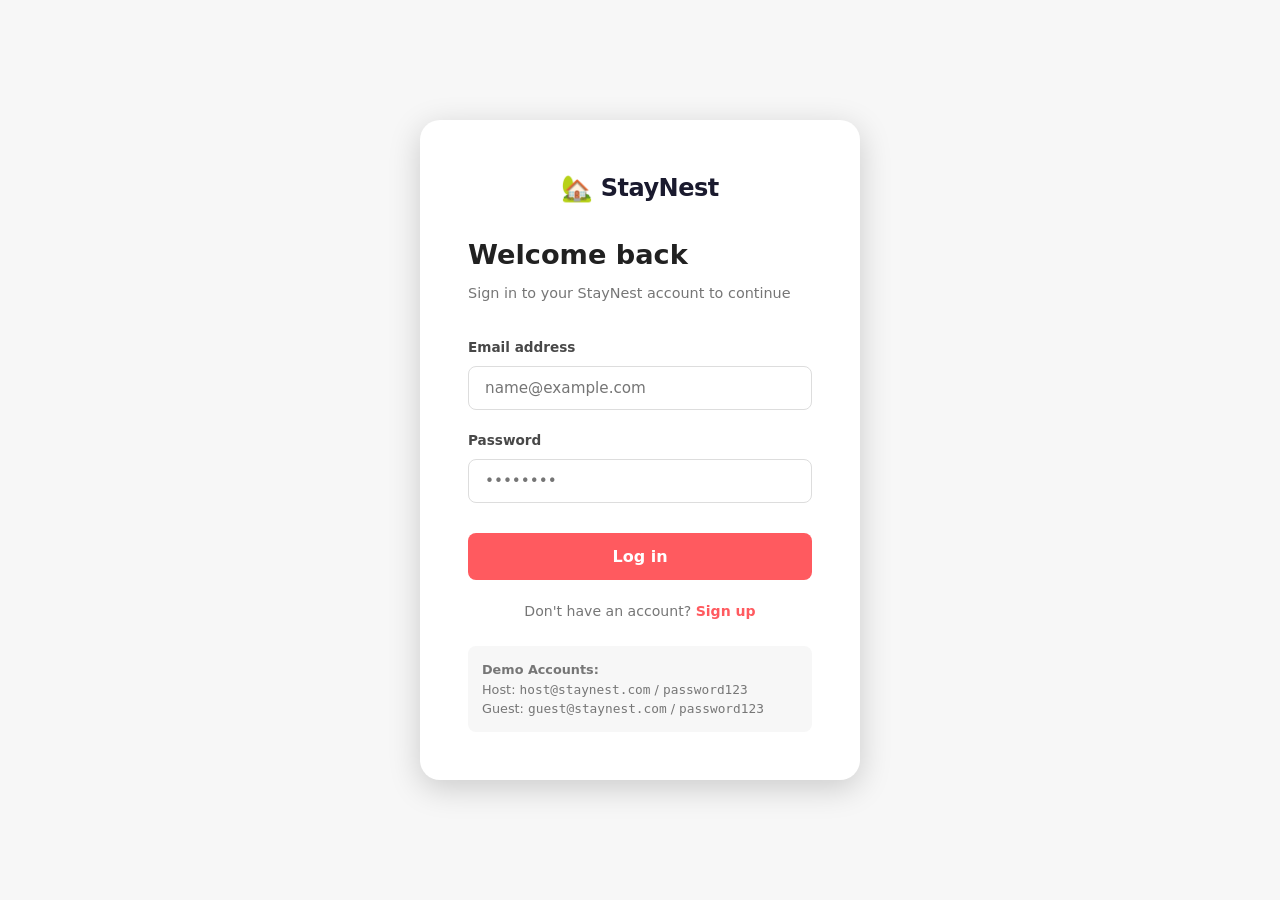
<file: staynest/frontend/login.html>
﻿<!DOCTYPE html>
<html lang="en">
<head>
  <meta charset="UTF-8">
  <meta name="viewport" content="width=device-width, initial-scale=1.0">
  <title>Log in — StayNest</title>
  <link rel="stylesheet" href="css/style.css">
</head>
<body class="form-page">

  <div class="form-card">
    <div style="text-align:center; margin-bottom: 24px;">
      <a href="index.html" class="logo" style="justify-content:center;">
        <span class="logo-icon">🏡</span>
        <span>Stay<strong>Nest</strong></span>
      </a>
    </div>

    <h1>Welcome back</h1>
    <p>Sign in to your StayNest account to continue</p>

    <form id="login-form">
      <div class="form-group">
        <label for="email">Email address</label>
        <input type="email" id="email" class="form-control" placeholder="name@example.com" required autocomplete="email">
        <div class="field-error" id="email-error"></div>
      </div>

      <div class="form-group">
        <label for="password">Password</label>
        <input type="password" id="password" class="form-control" placeholder="••••••••" required autocomplete="current-password">
        <div class="field-error" id="password-error"></div>
      </div>

      <button type="submit" id="btn-submit" class="btn btn-primary btn-block btn-lg" style="margin-top: 10px;">
        Log in
      </button>
    </form>

    <div class="form-footer">
      Don't have an account? <a href="register.html">Sign up</a>
    </div>

    <div style="margin-top: 24px; padding: 14px; background: var(--gray-100); border-radius: var(--radius-sm); font-size: 0.8rem; color: var(--gray-500); line-height: 1.5;">
      <strong>Demo Accounts:</strong><br>
      Host: <code>host@staynest.com</code> / <code>password123</code><br>
      Guest: <code>guest@staynest.com</code> / <code>password123</code>
    </div>
  </div>

  <script src="js/api.js"></script>
  <script src="js/auth.js"></script>
  <script src="js/main.js"></script>
  <script>
    document.addEventListener('DOMContentLoaded', () => {
      // If already logged in, redirect home
      if (isLoggedIn()) {
        window.location.href = 'index.html';
        return;
      }

      const form = document.getElementById('login-form');
      form.addEventListener('submit', async (e) => {
        e.preventDefault();
        const btn = document.getElementById('btn-submit');
        const email = document.getElementById('email').value.trim();
        const password = document.getElementById('password').value;

        btn.disabled = true;
        btn.textContent = 'Logging in...';

        try {
          const res = await AuthAPI.login({ email, password });
          saveSession(res.token, res.user);
          showToast('Welcome back, ' + res.user.name + '! 👋', 'success');
          
          // Check if return URL is set
          const params = new URLSearchParams(window.location.search);
          const redirect = params.get('redirect') || 'index.html';
          setTimeout(() => {
            window.location.href = redirect;
          }, 1000);
        } catch (err) {
          showToast(err.message || 'Login failed. Please try again.', 'error');
          btn.disabled = false;
          btn.textContent = 'Log in';
        }
      });
    });
  </script>
</body>
</html>
</file>
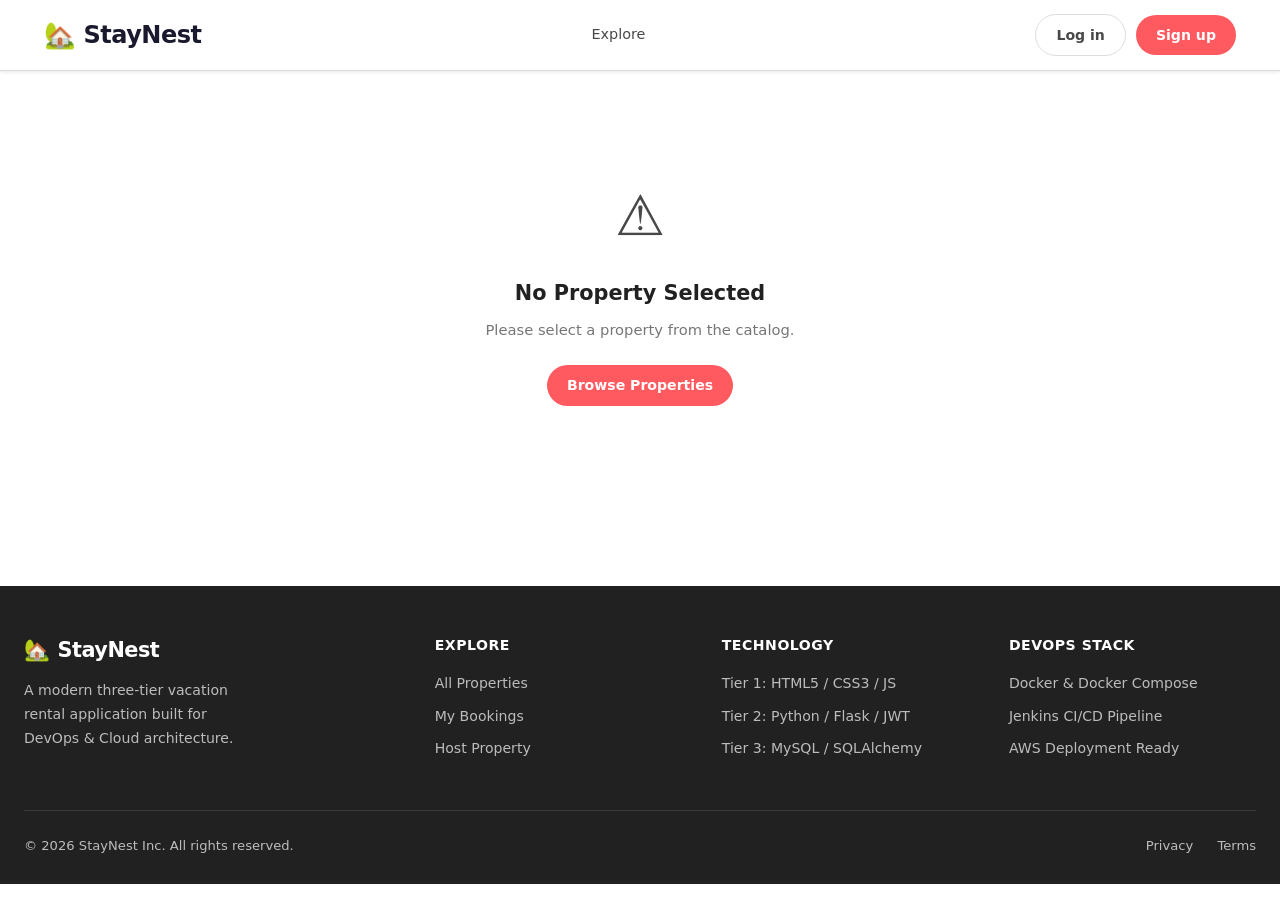
<file: staynest/frontend/property.html>
﻿<!DOCTYPE html>
<html lang="en">
<head>
  <meta charset="UTF-8">
  <meta name="viewport" content="width=device-width, initial-scale=1.0">
  <title>Property Details — StayNest</title>
  <link rel="stylesheet" href="css/style.css">
</head>
<body>

  <!-- Navigation Bar -->
  <nav class="navbar">
    <div class="nav-inner">
      <a href="index.html" class="logo">
        <span class="logo-icon">🏡</span>
        <span>Stay<strong>Nest</strong></span>
      </a>

      <div class="nav-links">
        <a href="index.html">Explore</a>
        <a href="host.html" id="nav-host-link" style="display:none;">Host Dashboard</a>
      </div>

      <div class="nav-actions">
        <a href="login.html" id="nav-login" class="btn btn-outline">Log in</a>
        <a href="register.html" id="nav-register" class="btn btn-primary">Sign up</a>

        <div class="user-menu" id="nav-user-menu" style="display:none;">
          <button class="user-avatar" id="nav-user-initial" onclick="toggleDropdown()">U</button>
          <div class="user-dropdown" id="user-dropdown">
            <div class="user-dropdown-header">
              <strong id="drop-name">User</strong>
              <small id="drop-email">user@example.com</small>
            </div>
            <a href="booking.html" class="dropdown-item">📅 My Bookings</a>
            <a href="host.html" class="dropdown-item">🏠 Host a Property</a>
            <button class="dropdown-item danger" id="btn-logout">🚪 Log out</button>
          </div>
        </div>
      </div>
    </div>
  </nav>

  <!-- Main Details Page -->
  <main class="detail-page" id="property-container">
    <div class="loading-spinner">
      <div class="spinner"></div>
      <span>Loading property details from database...</span>
    </div>
  </main>

  <!-- Footer -->
  <footer>
    <div class="footer-inner">
      <div class="footer-top">
        <div class="footer-brand">
          <div class="logo">🏡 <span>Stay<strong>Nest</strong></span></div>
          <p>A modern three-tier vacation rental application built for DevOps & Cloud architecture.</p>
        </div>
        <div class="footer-col">
          <h4>Explore</h4>
          <a href="index.html">All Properties</a>
          <a href="booking.html">My Bookings</a>
          <a href="host.html">Host Property</a>
        </div>
        <div class="footer-col">
          <h4>Technology</h4>
          <a href="#">Tier 1: HTML5 / CSS3 / JS</a>
          <a href="#">Tier 2: Python / Flask / JWT</a>
          <a href="#">Tier 3: MySQL / SQLAlchemy</a>
        </div>
        <div class="footer-col">
          <h4>DevOps Stack</h4>
          <a href="#">Docker & Docker Compose</a>
          <a href="#">Jenkins CI/CD Pipeline</a>
          <a href="#">AWS Deployment Ready</a>
        </div>
      </div>
      <div class="footer-bottom">
        <div>&copy; 2026 StayNest Inc. All rights reserved.</div>
        <div>
          <a href="#">Privacy</a>
          <a href="#">Terms</a>
        </div>
      </div>
    </div>
  </footer>

  <script src="js/api.js"></script>
  <script src="js/auth.js"></script>
  <script src="js/main.js"></script>
  <script>
    let currentProperty = null;

    async function initPropertyDetails() {
      const container = document.getElementById('property-container');
      const params = new URLSearchParams(window.location.search);
      const id = params.get('id');

      if (!id) {
        container.innerHTML = `
          <div class="empty-state">
            <div class="empty-icon">⚠️</div>
            <h3>No Property Selected</h3>
            <p>Please select a property from the catalog.</p>
            <a href="index.html" class="btn btn-primary">Browse Properties</a>
          </div>`;
        return;
      }

      try {
        currentProperty = await PropertyAPI.get(id);
        renderDetails(currentProperty);
      } catch (err) {
        container.innerHTML = `
          <div class="empty-state">
            <div class="empty-icon">❌</div>
            <h3>Property Not Found</h3>
            <p>${err.message || 'Unable to retrieve property information.'}</p>
            <a href="index.html" class="btn btn-primary">Return Home</a>
          </div>`;
      }
    }

    function renderDetails(p) {
      const container = document.getElementById('property-container');
      
      // Default dates: tomorrow and 3 days from now
      const today = new Date();
      const checkinDate = new Date(today);
      checkinDate.setDate(today.getDate() + 1);
      const checkoutDate = new Date(today);
      checkoutDate.setDate(today.getDate() + 4);

      const checkinStr = checkinDate.toISOString().split('T')[0];
      const checkoutStr = checkoutDate.toISOString().split('T')[0];
      const minDateStr = today.toISOString().split('T')[0];

      // Build guest options
      let guestOptions = '';
      for (let i = 1; i <= (p.guests || 2); i++) {
        guestOptions += `<option value="${i}">${i} guest${i > 1 ? 's' : ''}</option>`;
      }

      container.innerHTML = `
        <div class="detail-breadcrumb">
          <a href="index.html">Properties</a> / <span>${p.name}</span>
        </div>

        <h1 class="detail-title">${p.name}</h1>
        <div class="detail-location">📍 ${p.location}</div>

        <img src="${p.image_url || 'https://images.unsplash.com/photo-1564013799919-ab600027ffc6?w=1200&q=80'}" 
             alt="${p.name}" 
             class="detail-hero-img"
             onerror="this.src='https://images.unsplash.com/photo-1564013799919-ab600027ffc6?w=1200&q=80'">

        <div class="detail-grid">
          <div class="detail-info">
            <h2>About this place</h2>
            <div class="detail-stats">
              <div class="detail-stat">
                <span class="stat-val">${p.bedrooms}</span>
                <span class="stat-lbl">Bedrooms</span>
              </div>
              <div class="detail-stat">
                <span class="stat-val">${p.guests}</span>
                <span class="stat-lbl">Max Guests</span>
              </div>
              <div class="detail-stat">
                <span class="stat-val">⭐ 4.9</span>
                <span class="stat-lbl">Rating</span>
              </div>
            </div>

            <div class="detail-desc">${p.description || 'Welcome to this wonderful stay. Perfectly equipped with modern comforts to ensure a delightful stay.'}</div>

            <div style="margin-top: 36px; padding: 24px; background: var(--gray-100); border-radius: var(--radius);">
              <h3 style="font-size: 1.1rem; margin-bottom: 12px; color: var(--gray-900);">What this place offers</h3>
              <div style="display: grid; grid-template-columns: 1fr 1fr; gap: 12px; font-size: 0.9rem;">
                <div>📶 High-speed Wi-Fi</div>
                <div>❄️ Air conditioning</div>
                <div>🍳 Fully equipped kitchen</div>
                <div>🚗 Free parking on premises</div>
                <div>🏊 Swimming access</div>
                <div>🔒 24/7 Self check-in</div>
              </div>
            </div>
          </div>

          <!-- Booking Widget -->
          <div class="booking-widget">
            <div class="widget-price">
              ${formatPrice(p.price)} <span>/ night</span>
            </div>

            <form id="booking-form">
              <div class="widget-dates">
                <div class="widget-date">
                  <label for="book-checkin">Check-in</label>
                  <input type="date" id="book-checkin" value="${checkinStr}" min="${minDateStr}" required>
                </div>
                <div class="widget-date">
                  <label for="book-checkout">Check-out</label>
                  <input type="date" id="book-checkout" value="${checkoutStr}" min="${checkinStr}" required>
                </div>
              </div>

              <div class="widget-guests">
                <label for="book-guests">Guests</label>
                <select id="book-guests">
                  ${guestOptions}
                </select>
              </div>

              <div class="widget-summary">
                <div class="widget-row">
                  <span id="price-calc-label">${formatPrice(p.price)} × 3 nights</span>
                  <span id="price-calc-subtotal">${formatPrice(p.price * 3)}</span>
                </div>
                <div class="widget-row">
                  <span>Service fee (included)</span>
                  <span>₹0</span>
                </div>
                <div class="widget-row total">
                  <span>Total before taxes</span>
                  <span id="price-calc-total">${formatPrice(p.price * 3)}</span>
                </div>
              </div>

              <button type="submit" id="btn-book" class="btn btn-primary btn-block btn-lg">
                Reserve Now
              </button>
            </form>

            <div class="widget-host">
              <div class="host-avatar">${(p.host_name || 'H').charAt(0).toUpperCase()}</div>
              <div class="host-info">
                <div class="host-name">Hosted by ${p.host_name || 'StayNest Host'}</div>
                <div class="host-label">Verified Superhost</div>
              </div>
            </div>
          </div>
        </div>
      `;

      // Attach dynamic calculation listeners
      const inInput = document.getElementById('book-checkin');
      const outInput = document.getElementById('book-checkout');
      const bForm = document.getElementById('booking-form');

      const updateCalculations = () => {
        const nights = nightsBetween(inInput.value, outInput.value);
        if (nights > 0) {
          const total = nights * p.price;
          document.getElementById('price-calc-label').textContent = `${formatPrice(p.price)} × ${nights} night${nights > 1 ? 's' : ''}`;
          document.getElementById('price-calc-subtotal').textContent = formatPrice(total);
          document.getElementById('price-calc-total').textContent = formatPrice(total);
          document.getElementById('btn-book').disabled = false;
        } else {
          document.getElementById('price-calc-label').textContent = 'Invalid dates';
          document.getElementById('price-calc-subtotal').textContent = '₹0';
          document.getElementById('price-calc-total').textContent = '₹0';
          document.getElementById('btn-book').disabled = true;
        }
      };

      inInput.addEventListener('change', () => {
        outInput.min = inInput.value;
        if (outInput.value <= inInput.value) {
          const nextDay = new Date(inInput.value);
          nextDay.setDate(nextDay.getDate() + 1);
          outInput.value = nextDay.toISOString().split('T')[0];
        }
        updateCalculations();
      });

      outInput.addEventListener('change', updateCalculations);

      // Handle booking submission
      bForm.addEventListener('submit', async (e) => {
        e.preventDefault();

        if (!isLoggedIn()) {
          showToast('Please log in to make a booking', 'warning');
          setTimeout(() => {
            window.location.href = `login.html?redirect=property.html?id=${p.id}`;
          }, 1200);
          return;
        }

        const btn = document.getElementById('btn-book');
        btn.disabled = true;
        btn.textContent = 'Processing reservation...';

        const payload = {
          property_id: p.id,
          check_in: inInput.value,
          check_out: outInput.value,
          guests: parseInt(document.getElementById('book-guests').value)
        };

        try {
          await BookingAPI.create(payload);
          showToast('Booking confirmed! 🎉 Pack your bags!', 'success');
          setTimeout(() => {
            window.location.href = 'booking.html';
          }, 1500);
        } catch (err) {
          showToast(err.message || 'Failed to complete booking', 'error');
          btn.disabled = false;
          btn.textContent = 'Reserve Now';
        }
      });
    }

    document.addEventListener('DOMContentLoaded', initPropertyDetails);
  </script>
</body>
</html>
</file>
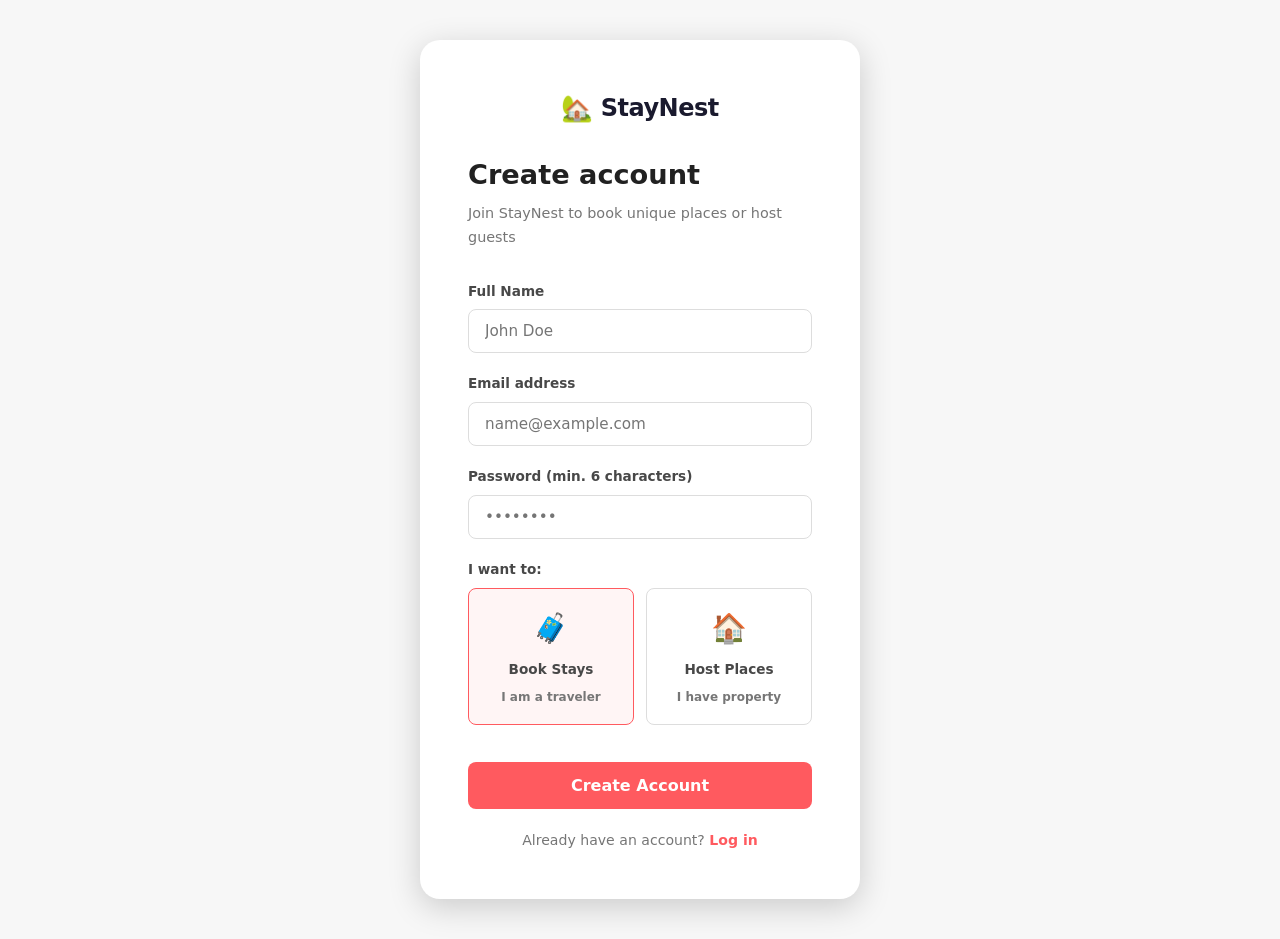
<file: staynest/frontend/register.html>
﻿<!DOCTYPE html>
<html lang="en">
<head>
  <meta charset="UTF-8">
  <meta name="viewport" content="width=device-width, initial-scale=1.0">
  <title>Sign up — StayNest</title>
  <link rel="stylesheet" href="css/style.css">
</head>
<body class="form-page">

  <div class="form-card">
    <div style="text-align:center; margin-bottom: 24px;">
      <a href="index.html" class="logo" style="justify-content:center;">
        <span class="logo-icon">🏡</span>
        <span>Stay<strong>Nest</strong></span>
      </a>
    </div>

    <h1>Create account</h1>
    <p>Join StayNest to book unique places or host guests</p>

    <form id="register-form">
      <div class="form-group">
        <label for="name">Full Name</label>
        <input type="text" id="name" class="form-control" placeholder="John Doe" required autocomplete="name">
      </div>

      <div class="form-group">
        <label for="email">Email address</label>
        <input type="email" id="email" class="form-control" placeholder="name@example.com" required autocomplete="email">
      </div>

      <div class="form-group">
        <label for="password">Password (min. 6 characters)</label>
        <input type="password" id="password" class="form-control" placeholder="••••••••" required minlength="6" autocomplete="new-password">
      </div>

      <div class="form-group">
        <label>I want to:</label>
        <div class="role-selector">
          <label>
            <input type="radio" name="role" value="guest" class="role-option" checked>
            <div class="role-label">
              <span class="role-icon">🧳</span>
              <span class="role-name">Book Stays</span>
              <span class="role-desc">I am a traveler</span>
            </div>
          </label>

          <label>
            <input type="radio" name="role" value="host" class="role-option">
            <div class="role-label">
              <span class="role-icon">🏠</span>
              <span class="role-name">Host Places</span>
              <span class="role-desc">I have property</span>
            </div>
          </label>
        </div>
      </div>

      <button type="submit" id="btn-submit" class="btn btn-primary btn-block btn-lg" style="margin-top: 10px;">
        Create Account
      </button>
    </form>

    <div class="form-footer">
      Already have an account? <a href="login.html">Log in</a>
    </div>
  </div>

  <script src="js/api.js"></script>
  <script src="js/auth.js"></script>
  <script src="js/main.js"></script>
  <script>
    document.addEventListener('DOMContentLoaded', () => {
      if (isLoggedIn()) {
        window.location.href = 'index.html';
        return;
      }

      const form = document.getElementById('register-form');
      form.addEventListener('submit', async (e) => {
        e.preventDefault();
        const btn = document.getElementById('btn-submit');
        const name = document.getElementById('name').value.trim();
        const email = document.getElementById('email').value.trim();
        const password = document.getElementById('password').value;
        const role = document.querySelector('input[name="role"]:checked')?.value || 'guest';

        if (password.length < 6) {
          showToast('Password must be at least 6 characters long', 'warning');
          return;
        }

        btn.disabled = true;
        btn.textContent = 'Creating account...';

        try {
          const res = await AuthAPI.register({ name, email, password, role });
          saveSession(res.token, res.user);
          showToast('Account created successfully! 🎉', 'success');
          setTimeout(() => {
            window.location.href = role === 'host' ? 'host.html' : 'index.html';
          }, 1200);
        } catch (err) {
          showToast(err.message || 'Registration failed', 'error');
          btn.disabled = false;
          btn.textContent = 'Create Account';
        }
      });
    });
  </script>
</body>
</html>
</file>
<file: staynest/frontend/css/style.css>
﻿/* ============================================================
   StayNest — Main Stylesheet
   Modern rental platform design — Pure CSS, no frameworks
   ============================================================ */

/* ─── Reset & Root ────────────────────────────────────────── */
*, *::before, *::after { box-sizing: border-box; margin: 0; padding: 0; }

:root {
  --primary:      #FF5A5F;
  --primary-dark: #E04146;
  --secondary:    #00A699;
  --dark:         #1A1A2E;
  --gray-900:     #212121;
  --gray-700:     #484848;
  --gray-500:     #767676;
  --gray-300:     #DDDDDD;
  --gray-100:     #F7F7F7;
  --white:        #FFFFFF;
  --shadow-sm:    0 1px 4px rgba(0,0,0,.10);
  --shadow-md:    0 4px 16px rgba(0,0,0,.12);
  --shadow-lg:    0 8px 32px rgba(0,0,0,.18);
  --radius:       12px;
  --radius-sm:    8px;
  --transition:   .22s ease;
  --font:         'Segoe UI', system-ui, -apple-system, sans-serif;
}

html { scroll-behavior: smooth; }

body {
  font-family: var(--font);
  color: var(--gray-700);
  background: var(--white);
  line-height: 1.6;
  min-height: 100vh;
}

a { color: inherit; text-decoration: none; }
img { max-width: 100%; display: block; }
button { cursor: pointer; font-family: var(--font); }
input, select, textarea { font-family: var(--font); }

/* ─── Navbar ──────────────────────────────────────────────── */
.navbar {
  position: sticky; top: 0; z-index: 1000;
  background: var(--white);
  border-bottom: 1px solid var(--gray-300);
  box-shadow: var(--shadow-sm);
}

.nav-inner {
  max-width: 1240px; margin: 0 auto; padding: 0 24px;
  height: 70px; display: flex; align-items: center; justify-content: space-between; gap: 16px;
}

.logo { display: flex; align-items: center; gap: 8px; font-size: 1.5rem; font-weight: 800; color: var(--primary); letter-spacing: -0.5px; }
.logo span { color: var(--dark); }
.logo-icon { font-size: 1.6rem; }

.nav-links { display: flex; align-items: center; gap: 4px; }
.nav-links a { padding: 8px 14px; border-radius: 24px; font-size: .9rem; font-weight: 500; color: var(--gray-700); transition: background var(--transition), color var(--transition); }
.nav-links a:hover { background: var(--gray-100); color: var(--gray-900); }

.nav-actions { display: flex; align-items: center; gap: 10px; }

.btn { display: inline-flex; align-items: center; gap: 6px; padding: 9px 20px; border-radius: 24px; font-size: .88rem; font-weight: 600; border: none; transition: all var(--transition); }
.btn-outline { border: 1.5px solid var(--gray-300); background: transparent; color: var(--gray-700); }
.btn-outline:hover { border-color: var(--gray-700); background: var(--gray-100); }
.btn-primary { background: var(--primary); color: var(--white); }
.btn-primary:hover { background: var(--primary-dark); transform: translateY(-1px); box-shadow: 0 4px 12px rgba(255,90,95,.35); }
.btn-secondary { background: var(--secondary); color: var(--white); }
.btn-secondary:hover { background: #008F83; }
.btn-dark { background: var(--dark); color: var(--white); }
.btn-dark:hover { background: #2a2a4a; }
.btn-lg { padding: 14px 32px; font-size: 1rem; border-radius: 30px; }
.btn-block { width: 100%; justify-content: center; border-radius: var(--radius-sm); }

.user-menu { position: relative; }
.user-avatar { width: 40px; height: 40px; border-radius: 50%; background: var(--primary); color: var(--white); font-weight: 700; font-size: .9rem; border: none; display: flex; align-items: center; justify-content: center; transition: box-shadow var(--transition); }
.user-avatar:hover { box-shadow: 0 0 0 3px rgba(255,90,95,.3); }
.user-dropdown { position: absolute; top: calc(100% + 8px); right: 0; background: var(--white); border: 1px solid var(--gray-300); border-radius: var(--radius); box-shadow: var(--shadow-lg); min-width: 200px; overflow: hidden; display: none; }
.user-dropdown.open { display: block; }
.user-dropdown-header { padding: 16px; border-bottom: 1px solid var(--gray-300); }
.user-dropdown-header strong { display: block; font-size: .95rem; color: var(--gray-900); }
.user-dropdown-header small { color: var(--gray-500); font-size: .82rem; }
.dropdown-item { display: flex; align-items: center; gap: 10px; padding: 11px 16px; font-size: .88rem; color: var(--gray-700); transition: background var(--transition); border: none; background: none; width: 100%; text-align: left; }
.dropdown-item:hover { background: var(--gray-100); color: var(--gray-900); }
.dropdown-item.danger { color: var(--primary); }

/* ─── Hero ──────────────────────────────────────────────── */
.hero { position: relative; background: linear-gradient(135deg,#1A1A2E 0%,#16213E 50%,#0F3460 100%); padding: 100px 24px 120px; text-align: center; overflow: hidden; }
.hero::before { content:''; position:absolute; inset:0; background:url('https://images.unsplash.com/photo-1564013799919-ab600027ffc6?w=1600&q=60') center/cover no-repeat; opacity:.18; }
.hero-content { position:relative; z-index:1; max-width:700px; margin:0 auto; }
.hero-badge { display:inline-block; background:rgba(255,90,95,.2); border:1px solid rgba(255,90,95,.4); color:#ff8c8f; padding:6px 18px; border-radius:20px; font-size:.82rem; font-weight:600; letter-spacing:.5px; text-transform:uppercase; margin-bottom:20px; }
.hero h1 { font-size:clamp(2rem,5vw,3.4rem); font-weight:800; color:var(--white); line-height:1.15; letter-spacing:-1px; margin-bottom:16px; }
.hero h1 span { color:var(--primary); }
.hero p { font-size:1.1rem; color:rgba(255,255,255,.75); margin-bottom:40px; }

.search-box { background:var(--white); border-radius:60px; padding:8px 8px 8px 24px; display:flex; align-items:center; gap:0; box-shadow:var(--shadow-lg); max-width:600px; margin:0 auto; }
.search-box input { flex:1; border:none; outline:none; font-size:.95rem; color:var(--gray-900); background:transparent; min-width:0; }
.search-box input::placeholder { color:var(--gray-500); }
.search-btn { background:var(--primary); color:var(--white); border:none; border-radius:50px; padding:12px 24px; font-size:.95rem; font-weight:700; display:flex; align-items:center; gap:8px; transition:all var(--transition); flex-shrink:0; }
.search-btn:hover { background:var(--primary-dark); }

/* ─── Section Commons ──────────────────────────────────── */
.section { padding: 64px 24px; }
.section-alt { background: var(--gray-100); }
.section-header { max-width:1240px; margin:0 auto 36px; display:flex; align-items:flex-end; justify-content:space-between; gap:16px; }
.section-header h2 { font-size:1.8rem; font-weight:800; color:var(--gray-900); }
.section-header p { color:var(--gray-500); font-size:.92rem; margin-top:4px; }
.section-header a { font-size:.9rem; font-weight:600; color:var(--primary); white-space:nowrap; }
.section-header a:hover { text-decoration:underline; }

/* ─── Property Grid ──────────────────────────────────── */
.properties-grid { max-width:1240px; margin:0 auto; display:grid; grid-template-columns:repeat(auto-fill,minmax(280px,1fr)); gap:28px; }
.property-card { background:var(--white); border-radius:var(--radius); overflow:hidden; box-shadow:var(--shadow-sm); transition:transform var(--transition),box-shadow var(--transition); border:1px solid var(--gray-300); }
.property-card:hover { transform:translateY(-4px); box-shadow:var(--shadow-md); }
.card-image { position:relative; height:200px; overflow:hidden; background:var(--gray-300); }
.card-image img { width:100%; height:100%; object-fit:cover; transition:transform .4s ease; }
.property-card:hover .card-image img { transform:scale(1.05); }
.card-badge { position:absolute; top:12px; left:12px; background:var(--white); color:var(--gray-700); font-size:.75rem; font-weight:700; padding:4px 10px; border-radius:20px; box-shadow:var(--shadow-sm); text-transform:uppercase; letter-spacing:.4px; }
.card-body { padding:16px; }
.card-location { font-size:.8rem; color:var(--gray-500); font-weight:500; margin-bottom:6px; display:flex; align-items:center; gap:4px; }
.card-title { font-size:1rem; font-weight:700; color:var(--gray-900); margin-bottom:10px; line-height:1.3; }
.card-meta { display:flex; align-items:center; gap:12px; font-size:.82rem; color:var(--gray-500); margin-bottom:16px; }
.card-meta span { display:flex; align-items:center; gap:4px; }
.card-footer { display:flex; align-items:center; justify-content:space-between; }
.card-price { font-size:1.05rem; font-weight:800; color:var(--gray-900); }
.card-price span { font-size:.8rem; font-weight:400; color:var(--gray-500); }
.btn-card { background:var(--primary); color:var(--white); border:none; border-radius:20px; padding:7px 16px; font-size:.82rem; font-weight:600; transition:all var(--transition); }
.btn-card:hover { background:var(--primary-dark); }

.empty-state { text-align:center; padding:60px 24px; grid-column:1/-1; }
.empty-icon { font-size:3.5rem; margin-bottom:16px; }
.empty-state h3 { font-size:1.3rem; font-weight:700; color:var(--gray-900); margin-bottom:8px; }
.empty-state p { color:var(--gray-500); font-size:.92rem; margin-bottom:24px; }

/* ─── Destinations ──────────────────────────────────── */
.destinations-grid { max-width:1240px; margin:0 auto; display:grid; grid-template-columns:repeat(auto-fill,minmax(180px,1fr)); gap:16px; }
.dest-card { position:relative; border-radius:var(--radius); overflow:hidden; aspect-ratio:3/4; cursor:pointer; background:var(--gray-300); }
.dest-card img { width:100%; height:100%; object-fit:cover; transition:transform .4s ease; }
.dest-card:hover img { transform:scale(1.08); }
.dest-overlay { position:absolute; inset:0; background:linear-gradient(to top,rgba(0,0,0,.7) 0%,transparent 60%); display:flex; align-items:flex-end; padding:16px; flex-direction:column; }
.dest-name { color:var(--white); font-weight:700; font-size:.95rem; }
.dest-count { color:rgba(255,255,255,.75); font-size:.8rem; margin-top:2px; }

/* ─── CTA ────────────────────────────────────────────── */
.cta-section { max-width:1240px; margin:0 auto; background:linear-gradient(135deg,var(--dark) 0%,#0F3460 100%); border-radius:20px; padding:60px 48px; display:flex; align-items:center; justify-content:space-between; gap:40px; }
.cta-text h2 { font-size:1.8rem; font-weight:800; color:var(--white); margin-bottom:12px; }
.cta-text p { color:rgba(255,255,255,.7); font-size:1rem; max-width:440px; }

/* ─── Footer ─────────────────────────────────────────── */
footer { background:var(--gray-900); color:rgba(255,255,255,.7); padding:48px 24px 28px; margin-top:80px; }
.footer-inner { max-width:1240px; margin:0 auto; }
.footer-top { display:grid; grid-template-columns:1.5fr repeat(3,1fr); gap:40px; margin-bottom:40px; }
.footer-brand .logo { color:var(--primary); font-size:1.3rem; }
.footer-brand .logo span { color:var(--white); }
.footer-brand p { margin-top:12px; font-size:.88rem; line-height:1.7; max-width:240px; }
.footer-col h4 { color:var(--white); font-size:.88rem; font-weight:700; margin-bottom:16px; text-transform:uppercase; letter-spacing:.5px; }
.footer-col a { display:block; margin-bottom:10px; font-size:.88rem; transition:color var(--transition); }
.footer-col a:hover { color:var(--white); }
.footer-bottom { border-top:1px solid rgba(255,255,255,.1); padding-top:24px; display:flex; align-items:center; justify-content:space-between; font-size:.82rem; }
.footer-bottom a { margin-left:20px; }
.footer-bottom a:hover { color:var(--white); }

/* ─── Toast ──────────────────────────────────────────── */
#toast-container { position:fixed; top:80px; right:20px; z-index:9999; display:flex; flex-direction:column; gap:10px; pointer-events:none; }
.toast { background:var(--gray-900); color:var(--white); padding:14px 20px; border-radius:var(--radius-sm); font-size:.88rem; font-weight:500; box-shadow:var(--shadow-lg); display:flex; align-items:center; gap:10px; max-width:340px; pointer-events:auto; animation:toastIn .3s ease forwards; border-left:4px solid var(--secondary); }
.toast.error { border-color:var(--primary); }
.toast.success { border-color:var(--secondary); }
.toast.warning { border-color:#FFAE00; }
.toast.fade-out { animation:toastOut .3s ease forwards; }
@keyframes toastIn  { from{opacity:0;transform:translateX(40px)} to{opacity:1;transform:translateX(0)} }
@keyframes toastOut { from{opacity:1;transform:translateX(0)}    to{opacity:0;transform:translateX(40px)} }

/* ─── Forms ──────────────────────────────────────────── */
.form-page { min-height:100vh; display:flex; align-items:center; justify-content:center; padding:40px 24px; background:var(--gray-100); }
.form-card { background:var(--white); border-radius:20px; box-shadow:var(--shadow-lg); padding:48px; width:100%; max-width:440px; }
.form-card h1 { font-size:1.7rem; font-weight:800; color:var(--gray-900); margin-bottom:6px; }
.form-card p { color:var(--gray-500); font-size:.9rem; margin-bottom:32px; }
.form-group { margin-bottom:20px; }
.form-group label { display:block; font-size:.85rem; font-weight:600; color:var(--gray-700); margin-bottom:7px; }
.form-control { width:100%; padding:12px 16px; border:1.5px solid var(--gray-300); border-radius:var(--radius-sm); font-size:.95rem; color:var(--gray-900); outline:none; transition:border-color var(--transition),box-shadow var(--transition); background:var(--white); }
.form-control:focus { border-color:var(--primary); box-shadow:0 0 0 3px rgba(255,90,95,.15); }
.form-control.error-field { border-color:var(--primary); }
.field-error { color:var(--primary); font-size:.8rem; margin-top:5px; display:none; }
.field-error.show { display:block; }
.form-footer { text-align:center; margin-top:20px; font-size:.88rem; color:var(--gray-500); }
.form-footer a { color:var(--primary); font-weight:600; }
.form-footer a:hover { text-decoration:underline; }
.role-selector { display:grid; grid-template-columns:1fr 1fr; gap:12px; }
.role-option { display:none; }
.role-label { display:flex; flex-direction:column; align-items:center; gap:8px; padding:16px; border:1.5px solid var(--gray-300); border-radius:var(--radius-sm); cursor:pointer; transition:all var(--transition); text-align:center; }
.role-label .role-icon { font-size:1.8rem; }
.role-label .role-name { font-size:.85rem; font-weight:600; color:var(--gray-700); }
.role-label .role-desc { font-size:.75rem; color:var(--gray-500); }
.role-option:checked + .role-label { border-color:var(--primary); background:rgba(255,90,95,.06); }

/* ─── Detail Page ────────────────────────────────────── */
.detail-page { max-width:1000px; margin:0 auto; padding:40px 24px; }
.detail-breadcrumb { font-size:.85rem; color:var(--gray-500); margin-bottom:20px; }
.detail-breadcrumb a { color:var(--primary); }
.detail-breadcrumb a:hover { text-decoration:underline; }
.detail-title { font-size:2rem; font-weight:800; color:var(--gray-900); margin-bottom:8px; }
.detail-location { font-size:1rem; color:var(--gray-500); margin-bottom:24px; display:flex; align-items:center; gap:6px; }
.detail-hero-img { width:100%; height:420px; object-fit:cover; border-radius:16px; margin-bottom:36px; background:var(--gray-300); }
.detail-grid { display:grid; grid-template-columns:1fr 360px; gap:48px; align-items:start; }
.detail-info h2 { font-size:1.25rem; font-weight:700; color:var(--gray-900); margin-bottom:12px; }
.detail-stats { display:flex; gap:24px; flex-wrap:wrap; margin-bottom:28px; }
.detail-stat { display:flex; flex-direction:column; align-items:center; background:var(--gray-100); border-radius:var(--radius-sm); padding:16px 24px; }
.detail-stat .stat-val { font-size:1.4rem; font-weight:800; color:var(--gray-900); }
.detail-stat .stat-lbl { font-size:.75rem; color:var(--gray-500); font-weight:500; }
.detail-desc { color:var(--gray-700); line-height:1.8; margin-bottom:28px; white-space:pre-line; }

/* Booking widget */
.booking-widget { background:var(--white); border:1.5px solid var(--gray-300); border-radius:16px; padding:28px; box-shadow:var(--shadow-md); position:sticky; top:90px; }
.widget-price { font-size:1.6rem; font-weight:800; color:var(--gray-900); margin-bottom:20px; }
.widget-price span { font-size:.9rem; font-weight:400; color:var(--gray-500); }
.widget-dates { display:grid; grid-template-columns:1fr 1fr; border:1.5px solid var(--gray-300); border-radius:var(--radius-sm); margin-bottom:12px; overflow:hidden; }
.widget-date { padding:12px 14px; }
.widget-date:first-child { border-right:1px solid var(--gray-300); }
.widget-date label { display:block; font-size:.7rem; font-weight:700; text-transform:uppercase; letter-spacing:.5px; color:var(--gray-700); margin-bottom:4px; }
.widget-date input { border:none; outline:none; font-size:.9rem; color:var(--gray-900); width:100%; }
.widget-guests { border:1.5px solid var(--gray-300); border-radius:var(--radius-sm); padding:12px 14px; margin-bottom:20px; }
.widget-guests label { display:block; font-size:.7rem; font-weight:700; text-transform:uppercase; letter-spacing:.5px; color:var(--gray-700); margin-bottom:4px; }
.widget-guests select { border:none; outline:none; font-size:.9rem; color:var(--gray-900); width:100%; background:none; }
.widget-row { display:flex; justify-content:space-between; padding:8px 0; font-size:.9rem; color:var(--gray-700); }
.widget-row.total { border-top:1px solid var(--gray-300); margin-top:8px; padding-top:16px; font-weight:800; color:var(--gray-900); font-size:1rem; }
.widget-host { margin-top:20px; padding-top:20px; border-top:1px solid var(--gray-300); display:flex; align-items:center; gap:12px; }
.host-avatar { width:44px; height:44px; border-radius:50%; background:var(--primary); color:var(--white); display:flex; align-items:center; justify-content:center; font-weight:700; font-size:1rem; }
.host-info .host-name { font-weight:700; font-size:.92rem; color:var(--gray-900); }
.host-info .host-label { font-size:.78rem; color:var(--gray-500); }

/* ─── Bookings Page ──────────────────────────────────── */
.bookings-page { max-width:900px; margin:0 auto; padding:48px 24px; }
.bookings-page h1 { font-size:1.8rem; font-weight:800; color:var(--gray-900); margin-bottom:32px; }
.booking-card { background:var(--white); border:1px solid var(--gray-300); border-radius:var(--radius); overflow:hidden; display:flex; gap:0; margin-bottom:20px; box-shadow:var(--shadow-sm); transition:box-shadow var(--transition); }
.booking-card:hover { box-shadow:var(--shadow-md); }
.booking-card-img { width:180px; flex-shrink:0; }
.booking-card-img img { width:100%; height:100%; object-fit:cover; }
.booking-card-body { padding:20px; flex:1; }
.booking-card-title { font-size:1.05rem; font-weight:700; color:var(--gray-900); margin-bottom:6px; }
.booking-card-location { font-size:.85rem; color:var(--gray-500); margin-bottom:12px; display:flex; align-items:center; gap:4px; }
.booking-card-dates { font-size:.88rem; color:var(--gray-700); margin-bottom:12px; }
.booking-card-footer { display:flex; align-items:center; justify-content:space-between; }
.booking-status { padding:4px 12px; border-radius:20px; font-size:.78rem; font-weight:700; text-transform:uppercase; letter-spacing:.4px; }
.status-pending   { background:#FFF8E1; color:#F57F17; }
.status-confirmed { background:#E8F5E9; color:#2E7D32; }
.status-cancelled { background:#FFEBEE; color:#C62828; }
.booking-card-price { font-size:1.05rem; font-weight:800; color:var(--gray-900); }

/* ─── Host Page ──────────────────────────────────────── */
.host-page { max-width:800px; margin:0 auto; padding:48px 24px; }
.host-page h1 { font-size:1.8rem; font-weight:800; color:var(--gray-900); margin-bottom:8px; }
.host-page > p { color:var(--gray-500); margin-bottom:36px; }
.form-section { background:var(--white); border:1px solid var(--gray-300); border-radius:var(--radius); padding:32px; box-shadow:var(--shadow-sm); }
.form-section h2 { font-size:1.15rem; font-weight:700; color:var(--gray-900); margin-bottom:24px; padding-bottom:16px; border-bottom:1px solid var(--gray-300); }
.form-row { display:grid; grid-template-columns:1fr 1fr; gap:16px; }
textarea.form-control { resize:vertical; min-height:100px; }

/* ─── Loading ─────────────────────────────────────────── */
.loading-spinner { display:flex; align-items:center; justify-content:center; gap:12px; padding:40px; color:var(--gray-500); font-size:.9rem; grid-column:1/-1; }
.spinner { width:24px; height:24px; border:3px solid var(--gray-300); border-top-color:var(--primary); border-radius:50%; animation:spin .7s linear infinite; }
@keyframes spin { to{transform:rotate(360deg)} }

/* ─── Responsive ─────────────────────────────────────── */
@media (max-width:900px) {
  .detail-grid { grid-template-columns:1fr; }
  .booking-widget { position:static; }
  .cta-section { flex-direction:column; text-align:center; padding:40px 28px; }
  .footer-top { grid-template-columns:1fr 1fr; }
}
@media (max-width:640px) {
  .nav-links { display:none; }
  .hero { padding:70px 20px 90px; }
  .search-box { flex-direction:column; border-radius:var(--radius); padding:16px; gap:12px; }
  .search-btn { width:100%; justify-content:center; }
  .form-card { padding:32px 24px; }
  .form-row { grid-template-columns:1fr; }
  .detail-hero-img { height:260px; }
  .booking-card { flex-direction:column; }
  .booking-card-img { width:100%; height:180px; }
  .footer-top { grid-template-columns:1fr; }
  .footer-bottom { flex-direction:column; gap:12px; text-align:center; }
}
</file>
